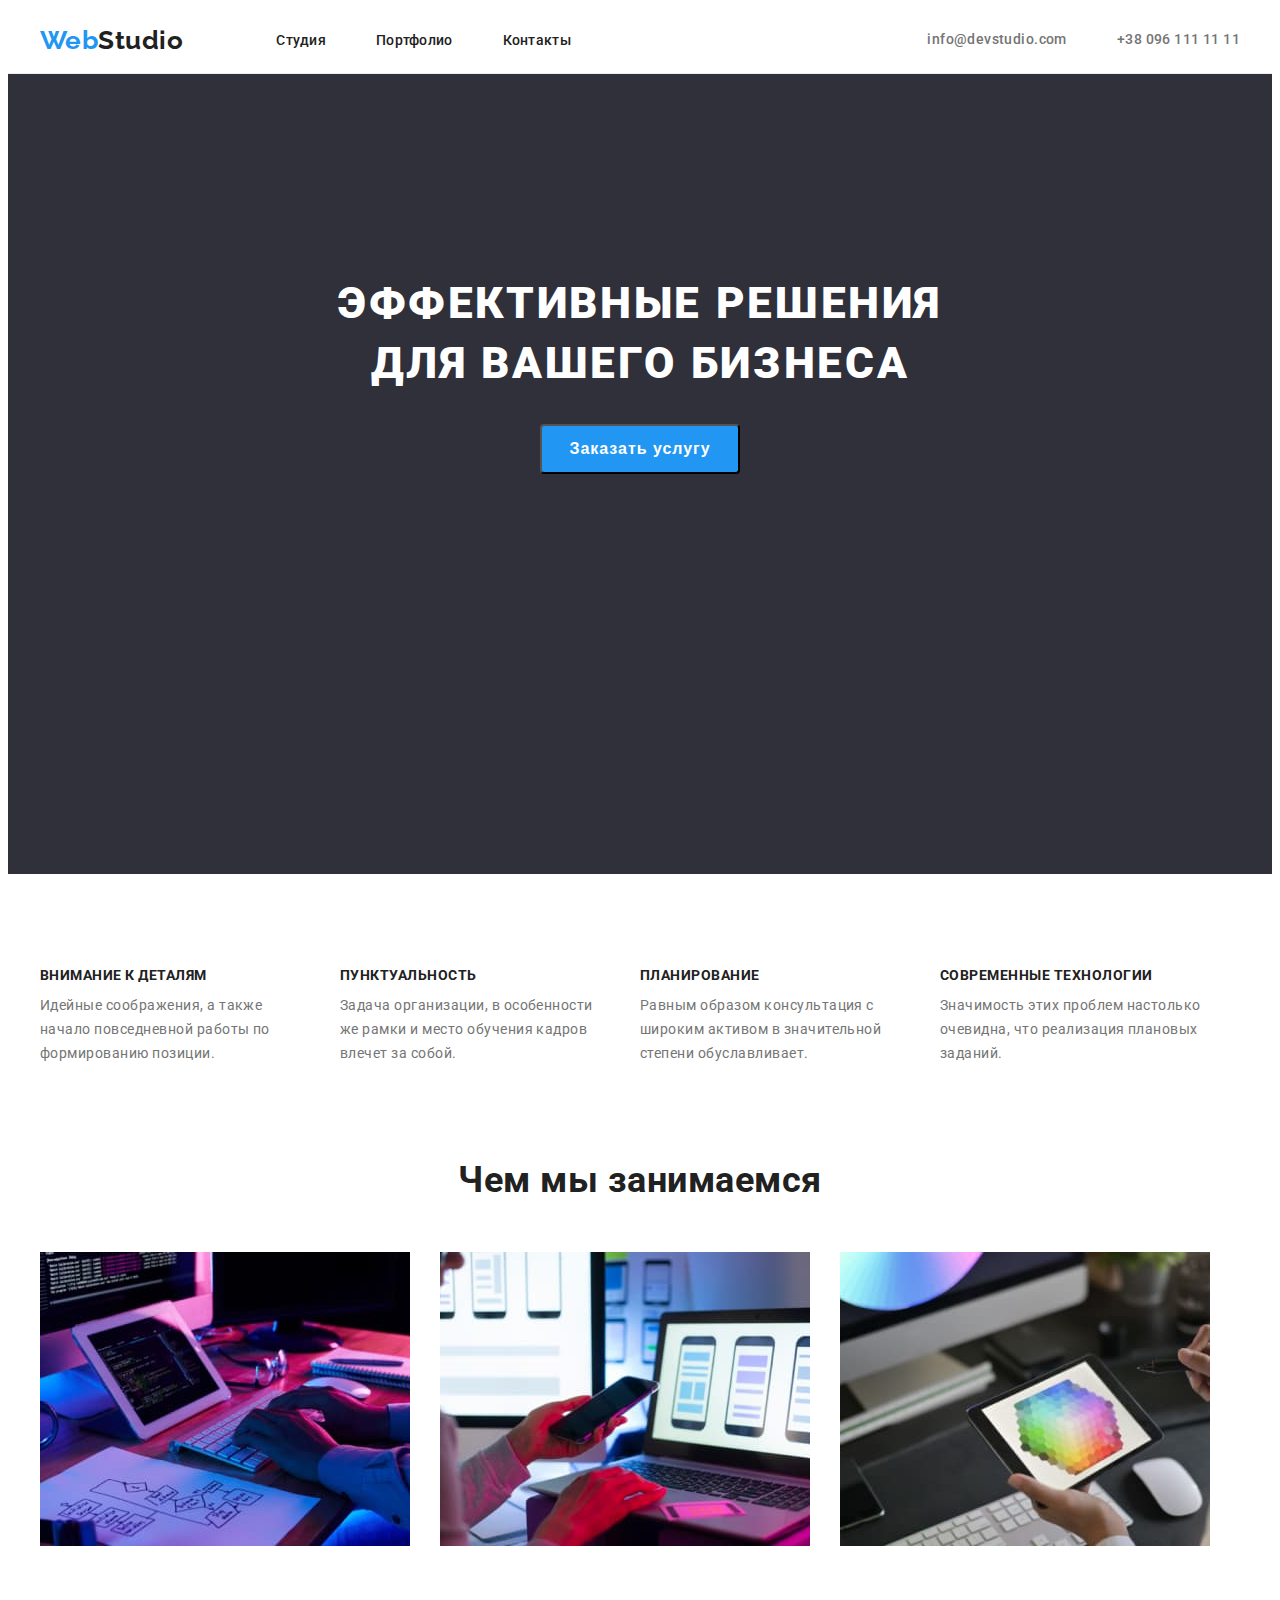
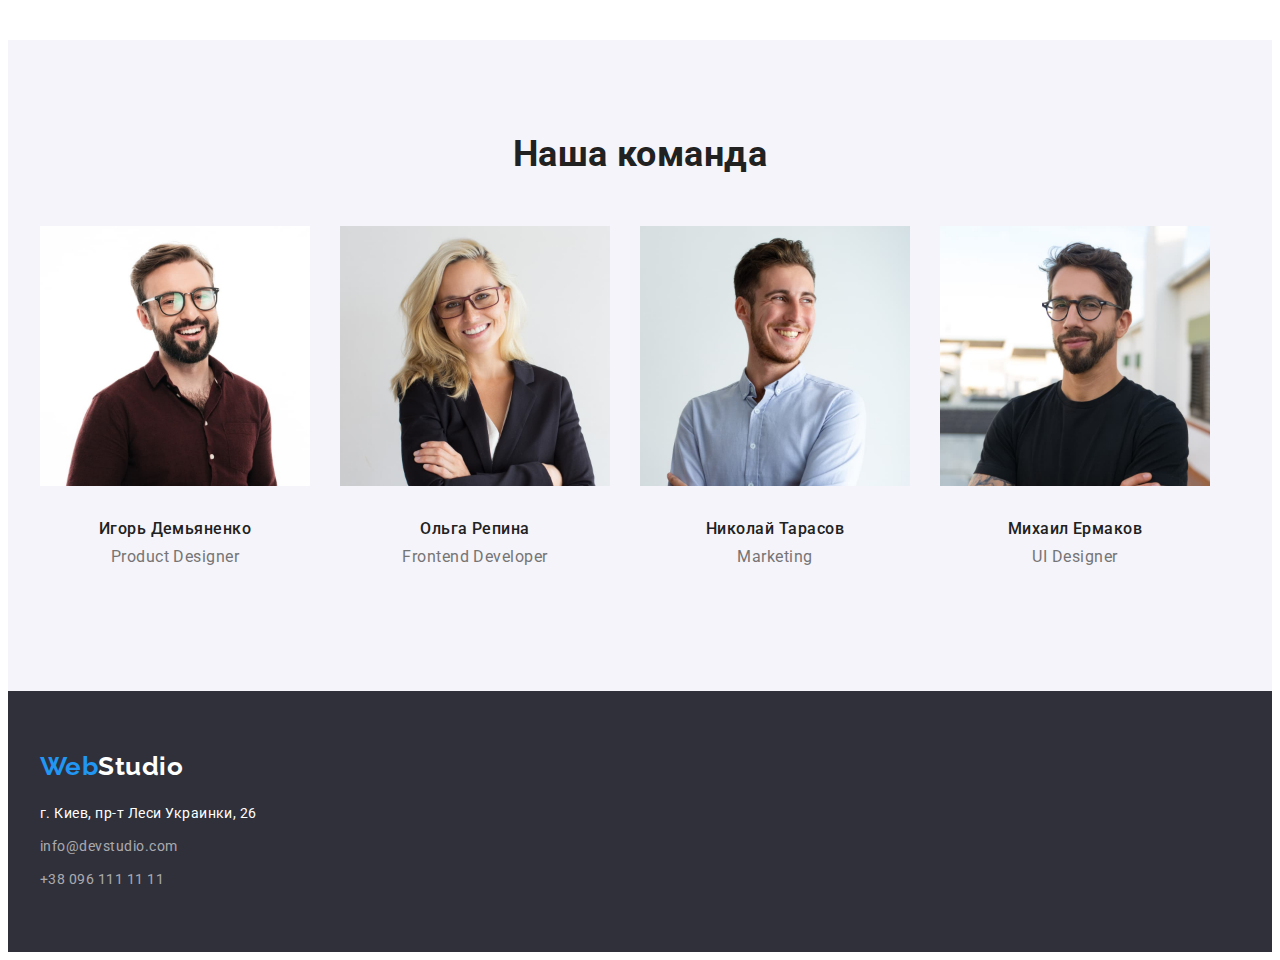
<file: index.html>
<!DOCTYPE html>
<html lang="ru">
<head>
    
    <meta charset="UTF-8">
    <meta http-equiv="X-UA-Compatible" content="IE=edge">
    <meta name="viewport" content="width=device-width, initial-scale=1.0">
    <title>Document</title>
    <link href="https://fonts.googleapis.com/css2?family=Raleway:wght@700&family=Roboto:wght@400;500;700;900&display=swap"
        rel="stylesheet">
        <link rel="stylesheet" href="https://cdnjs.cloudflare.com/ajax/libs/modern-normalize/1.1.0/modern-normalize.min.css"
            integrity="sha512-wpPYUAdjBVSE4KJnH1VR1HeZfpl1ub8YT/NKx4PuQ5NmX2tKuGu6U/JRp5y+Y8XG2tV+wKQpNHVUX03MfMFn9Q=="
            crossorigin="anonymous" referrerpolicy="no-referrer" />
    <link rel="stylesheet" href="./css/styles.css">
    <link rel="preconnect" href="./portfolio.html">
    <link rel="preconnect" href="https://fonts.googleapis.com">
    <link rel="preconnect" href="https://fonts.gstatic.com" crossorigin>
    
</head>
<body>
    <!-- Шапка сайта -->
    <header class="header">
        <div class="container">
        <nav class="nav">
            <a class="nav-logo link" href="" ><span class="logoweb">Web</span>Studio</a>
            <ul class="header-list list">
                <li class="header-item">
                    <a class="nav-link link" href="2">Студия </a>
                </li>
                <li class="header-item">
                    <a class="nav-link link" href="./portfolio.html">Портфолио</a>
                </li>
                <li class="header-item">
                    <a class="nav-link link" href="4">Контакты</a>
                </li>
            </ul>
        </nav>
        
        <div class="contact">
            <a class="cont-mail link" href="mailto:info@devstudio.com">info@devstudio.com</a>
            <a class="cont-tel link" href="tel:+380961111111">+38 096 111 11 11</a>
        </div>
        </div>
    </header>
    <main>
     <section class="hero">
          <div class="container">
            <h1 class="hero-title">Эффективные решения<br>
            для вашего бизнеса</h1>
            <button class="hero-button btn" type=button>Заказать услугу</button>
        </div>
    </section> 
    <section class="pluses">
        <div class="container">
            <ul class="pluses-list list">
            <li class="pluses-item">
            <h2 class="pluses-title" >Внимание к деталям</h2>
            <p class="pluses-text" >Идейные соображения, а также начало повседневной работы по формированию позиции.</p>
            </li>
            <li class="pluses-item">
            <h2 class="pluses-title" >Пунктуальность</h2>
            <p class="pluses-text" >Задача организации, в особенности же рамки и место обучения кадров влечет за собой.</p>
            </li>
            <li class="pluses-item">
            <h2 class="pluses-title" >Планирование</h2>
            <p class="pluses-text" >Равным образом консультация с широким активом в значительной степени обуславливает.</p>
            </li>
            <li class="pluses-item">
            <h2 class="pluses-title" >Современные технологии</h2>
            <p class="pluses-text" >Значимость этих проблем настолько очевидна, что реализация плановых заданий.</p>
            </li>
            </ul>
        </div>
    </section> 
    <section class="cases">
        <div class="container">
        <h2 class="cases-title title">Чем мы занимаемся</h2>
        <ul class="cases-list list">
            <li class="cases-item">
            <img src="./images/Work/desktop.jpg" alt="Работает за десктопом" width="370">
            </li>
            <li class="cases-item">
                <img src="./images/Work/mobile.jpg" alt="Работает за телефоном" width="370">
            </li>
            <li class="cases-item">
                <img src="./images/Work/tablet.jpg" alt="Работает за планшетом" width="370">
            </li>
        </ul>
        </div>
    </section> 
    <section class="team">
        <div class="container">
        <h2 class="team-title title">Наша команда</h2>
        <ul class="team-list list">
            <li  class="team-item">
                <img class="team-img" src="./images/Team/teammate1.jpg" alt="Игорь Демьяненко" width="270">
                <h3 class="teammate">Игорь Демьяненко</h3>
                <p class="position" lang="en">  Product Designer</p>
            </li>
            <li class="team-item">
                <img class="team-img" src="./images/Team/teammate2.jpg" alt="Ольга Репина" width="270">
                <h3 class="teammate">Ольга Репина</h3>
                <p class="position" lang="en">Frontend Developer</p>
            </li>
            <li class="team-item">
                <img class="team-img" src="./images/Team/teammate3.jpg" alt="Николай Тарасов" width="270">
                <h3 class="teammate">Николай Тарасов</h3>
                <p class="position" lang="en">Marketing</p>
            </li>
            <li class="team-item">
                <img class="team-img" src="./images/Team/teammate4.jpg" alt="Михаил Ермаков" width="270">
                <h3 class="teammate">Михаил Ермаков</h3>
                <p class="position" lang="en">UI Designer</p>
            </li>
        </ul>
        </div>
    </section>
    </main>
    
    <!-- Футер -->
    <footer class="footer">
        <div class="container">
<a class="foot-logo link" href=""><span class="logoweb">Web</span>Studio</a>    <!-- address -->
        <addres>
             <ul class="list">
                <li class="addres-item">
                    <a class="foot-link link" href="https://goo.gl/maps/ouvRoWt94udnchgPA" target="blank">г. Киев, пр-т Леси Украинки, 26</a>
                </li>
                <li class="addres-item">
                    <a class="contact-link link" href="mailto:info@devstudio.com">info@devstudio.com</a>
                </li>
                <li class="addres-item">
                    <a class="contact-link link" href="tel:+380961111111">+38 096 111 11 11</a>
                </li>
            </ul>
        </addres>
        </div>
    </footer>

</body>
</html>
</file>
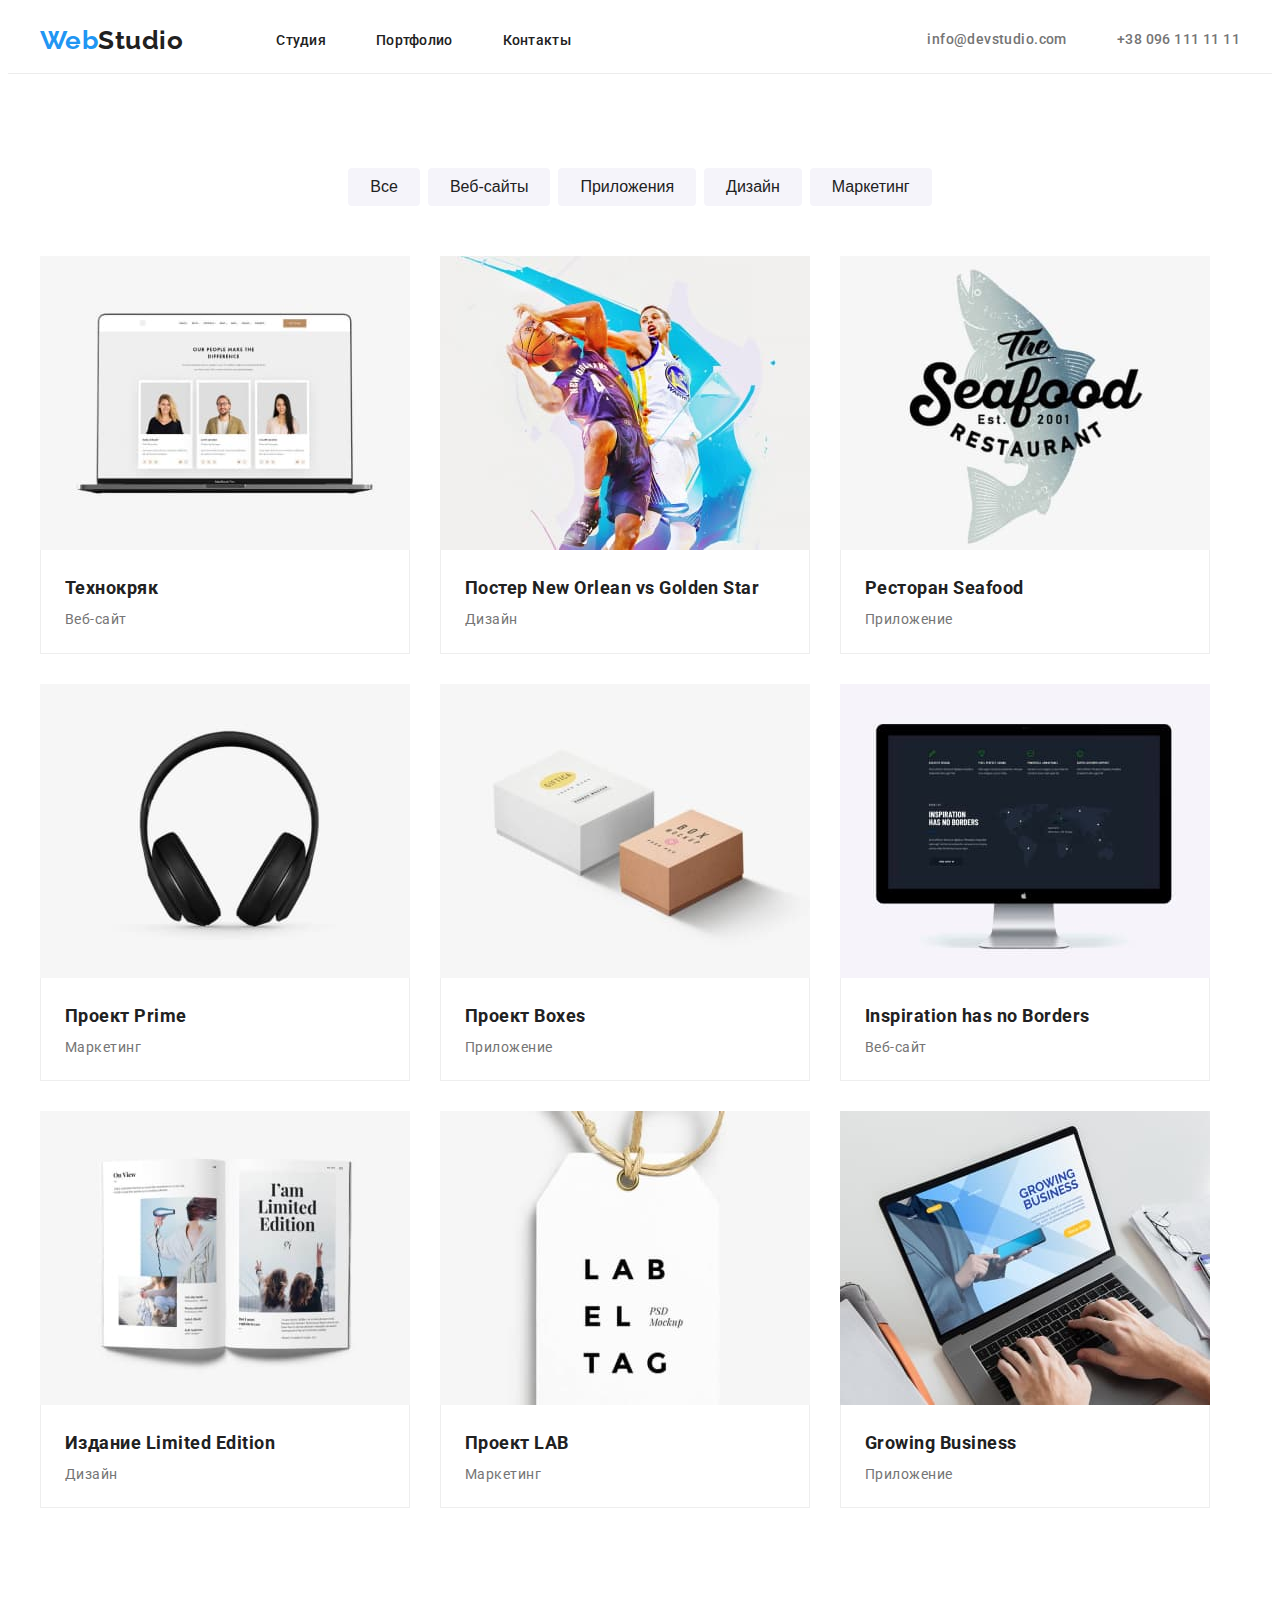
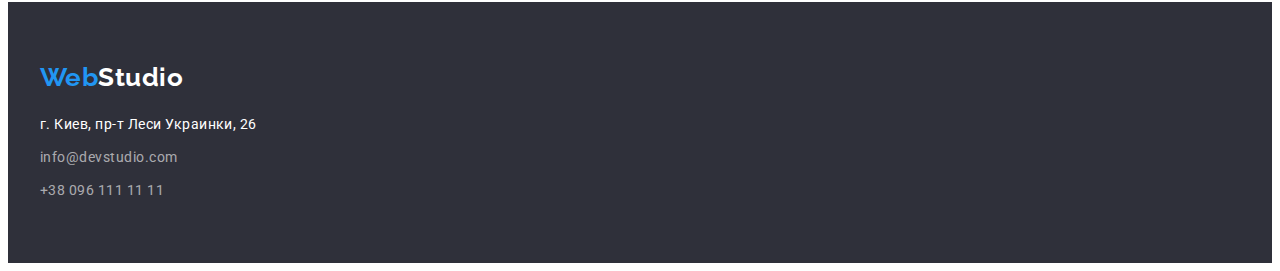
<file: portfolio.html>
<!DOCTYPE html>
<html lang="ru">

<head>

    <meta charset="UTF-8">
    <meta http-equiv="X-UA-Compatible" content="IE=edge">
    <meta name="viewport" content="width=device-width, initial-scale=1.0">
    <title>Document</title>
    <link
        href="https://fonts.googleapis.com/css2?family=Raleway:wght@700&family=Roboto:wght@400;500;700;900&display=swap"
        rel="stylesheet">
        <link rel="stylesheet" href="https://cdnjs.cloudflare.com/ajax/libs/modern-normalize/1.1.0/modern-normalize.min.css"
            integrity="sha512-wpPYUAdjBVSE4KJnH1VR1HeZfpl1ub8YT/NKx4PuQ5NmX2tKuGu6U/JRp5y+Y8XG2tV+wKQpNHVUX03MfMFn9Q=="
            crossorigin="anonymous" referrerpolicy="no-referrer" />
    <link rel="stylesheet" href="./css/styles.css">
    <link rel="preconnect" href="./index.html">
    <link rel="preconnect" href="https://fonts.googleapis.com">
    <link rel="preconnect" href="https://fonts.gstatic.com" crossorigin>

</head>

<body>
    <!-- Шапка сайта -->
    <header class="header">
        <div class="container">
            <nav class="nav">
                <a class="nav-logo link" href=""><span class="logoweb">Web</span>Studio</a>
                <ul class="header-list list">
                    <li class="header-item">
                        <a class="nav-link link" href="./index.html">Студия </a>
                    </li>
                    <li class="header-item">
                        <a class="nav-link link" href="./portfolio.html">Портфолио</a>
                    </li>
                    <li class="header-item">
                        <a class="nav-link link" href="4">Контакты</a>
                    </li>
                </ul>
            </nav>
    
            <div class="contact">
                <a class="cont-mail link" href="mailto:info@devstudio.com">info@devstudio.com</a>
                <a class="cont-tel link" href="tel:+380961111111">+38 096 111 11 11</a>
            </div>
        </div>
    </header>
    <main>
    <section  class="filt-sect">
        <div class="container">
        <ul class="filters list">
            <li class="filter-item">
                <button class="pointer btn" type="button">Все</button>
            </li>
            <li class="filter-item">
                <button class="pointer btn" type="button">Веб-сайты</button>
            </li>
            <li class="filter-item">
                <button class="pointer btn" type="button">Приложения</button>
            </li>
            <li class="filter-item">
                <button class="pointer btn" type="button">Дизайн</button>
            </li>
            <li class="filter-item">
                <button class="pointer btn" type="button">Маркетинг</button>
            </li>
        </ul>
        
        <ul class="case list">
            <li class="case-item" >
                <img src="./images/Portfolio/screan.jpg" alt="Екран ноутбока" width=370>
                <div class="case-border">
                <h2 class="case-name" lang="en">Технокряк</h2>
                <p class="case-text">Веб-сайт</p>
                </div>
            </li>
            <li class="case-item" >
                <img src="./images/Portfolio/basket.jpg" alt="баскетбольная афиша" width=370>
                <div class="case-border">
                <h2 class="case-name" >Постер New Orlean vs Golden Star</h2>
                <p class="case-text">Дизайн</p>
                </div>
            </li>
            <li class="case-item" >
                <img src="./images/Portfolio/seafood.jpg" alt="банер для морского ресторана" width=370>
                <div class="case-border">
                <h2 class="case-name" >Ресторан Seafood</h2>
                <p class="case-text">Приложение</p>
                </div>
            </li>
            <li class="case-item" >
                <img src="./images/Portfolio/headphones.jpg" alt="наушники" width=370>
                <div class="case-border">
                <h2 class="case-name" >Проект Prime</h2>
                <p class="case-text">Маркетинг</p>
                </div>
            </li>
            <li class="case-item" >
                <img src="./images/Portfolio/box.jpg" alt="подарочные коробки" width=370>
                <div class="case-border">
                <h2 class="case-name" >Проект Boxes</h2>
                <p class="case-text">Приложение</p>
                </div>
            </li>
            <li class="case-item" >
                <img src="./images/Portfolio/pc.jpg" alt="компьютер" width=370>
                <div class="case-border">
                <h2 class="case-name" lang="en">Inspiration has no Borders</h2>
                <p class="case-text">Веб-сайт</p>
                </div>
            </li>
            <li class="case-item" >
                <img src="./images/Portfolio/magazine.jpg" alt="журнал" width=370>
                <div class="case-border">
                <h2 class="case-name">Издание Limited Edition</h2>
                <p class="case-text">Дизайн</p>
                </div>
            </li>
            <li class="case-item" >
                <img src="./images/Portfolio/label.jpg" alt="лейба" width=370>
                <div class="case-border">
                <h2 class="case-name" >Проект LAB</h2>
                <p class="case-text">Маркетинг</p>
                </div>
            </li>
            <li class="case-item" >
                <img src="./images/Portfolio/notebook.jpg" alt="Ноутбук" width=370>
                <div class="case-border">
                <h2 class="case-name" lang="en">Growing Business</h2>
                <p class="case-text">Приложение</p>
                </div>
            </li>
    
    
        </ul>
        </div>
    </section>
    </main>

    <!-- Футер -->
    <footer class="footer ">
        <div class="container">
        <a class="foot-logo link" href=""><span class="logoweb">Web</span>Studio</a>
        <!-- address -->
        <addres>
            <ul class="list">
                <li class="addres-item">
                    <a class="foot-link link" href="https://goo.gl/maps/ouvRoWt94udnchgPA" target="blank">г. Киев, пр-т
                        Леси Украинки, 26</a>
                </li>
                <li class="addres-item">
                    <a class="contact-link link" href="mailto:info@devstudio.com">info@devstudio.com</a>
                </li>
                <li class="addres-item">
                    <a class="contact-link link" href="tel:+380961111111">+38 096 111 11 11</a>
                </li>
            </ul>
        </addres>
        </div>
    </footer>

</body>

</html>
</file>
<file: css/styles.css>
:root {
  --main-title-color: #212121;
  --secondary-title-color: #303030;
  --main-text-color: #757575;
  --secondary-text-color: #9da4bd;
  --accent-color: #2196f3;
  --h1-color: #ffffff;
}
body {
  background-color: #ffffff;
  font-family: 'Roboto', sans-serif;
  color: var(--main-text-color);
  letter-spacing: 0.03em;
}

p,
h1,
h2,
h3,
h4,
h5,
h6 {
  margin-top: 0;
  margin-bottom: 0;
}

ul {
  margin-top: 0;
  margin-bottom: 0;
  padding-left: 0;
}
.list {
  list-style: none;
}

.link {
  text-decoration: none;
  color: var(--main-title-color);
}
.container {
  width: 1200px;
  padding-left: 15px;
  padding-right: 15px;
  margin: 0 auto;
}
.title {
  font-weight: 700;
  font-size: 36px;
  line-height: 1.16;
  color: var(--main-title-color);
}
.header .container {
  display: flex;
  align-items: center;
}
.header {
  border-bottom: 1px solid #ececec;
}
.header-list {
  display: flex;
}

.header-item:not(:last-child) {
  margin-right: 50px;
}
.nav {
  display: flex;
  align-items: center;
}
.contact {
  display: flex;
  margin-left: auto;
}

.nav-logo {
  font-family: 'Raleway', sans-serif;
  font-size: 26px;
  line-height: 1.2;
  font-weight: 700;
  margin-right: 93px;
}
.logoweb {
  color: var(--accent-color);
}
.nav-link {
  display: block;
  padding-top: 24px;
  padding-bottom: 25px;
  font-size: 14px;
  line-height: 1.16;
  font-weight: 500;
  letter-spacing: 0.02em;
}

.cont-mail {
  display: block;
  padding-top: 24px;
  padding-bottom: 25px;
  font-size: 14px;
  line-height: 1.14;
  font-weight: 500;
  color: var(--main-text-color);
  letter-spacing: 0.03em;
  margin-right: 50px;
}
.cont-tel {
  display: block;
  padding-top: 24px;
  padding-bottom: 25px;
  font-size: 14px;
  line-height: 1.14;
  font-weight: 500;
  color: var(--main-text-color);
  letter-spacing: 0.03em;
}
.link:hover,
.link:focus {
  color: var(--accent-color);
}
.btn:hover,
.btn:focus {
  color: var(--h1-color);
  background-color: var(--accent-color);
}

.hero {
  background-color: #2f303a;
  height: 600px;
  padding-top: 200px;
}
.hero-title {
  text-align: center;
  text-transform: uppercase;
  font-size: 44px;
  font-weight: 900;
  line-height: 1.36;
  letter-spacing: 0.06em;
  color: var(--h1-color);
}
.hero-button {
  font-size: 16px;
  font-weight: 700;
  line-height: 1.86;
  color: var(--h1-color);
  background-color: var(--accent-color);
  letter-spacing: 0.06em;
  width: 200px;
  height: 50px;
  border-radius: 4px;
  display: block;
  margin: auto;
  margin-top: 30px;
}
.pluses {
  display: flex;
  padding-top: 94px;
  padding-bottom: 94px;
}

.pluses-list {
  display: flex;
}
.pluses-item {
  width: 270px;
}
.pluses-item:not(:last-child) {
  margin-right: 30px;
}
.pluses-title {
  text-transform: uppercase;
  font-size: 14px;
  line-height: 1.14;
  font-weight: 700;
  color: var(--main-title-color);
  margin-bottom: 10px;
}
.pluses-text {
  font-size: 14px;
  line-height: 1.71;
}
.cases-title {
  text-align: center;
  margin-bottom: 50px;
}
.cases-list {
  display: flex;
}
.cases {
  padding-bottom: 90px;
}

.cases-item:not(:last-child) {
  margin-right: 30px;
}

.team {
  background-color: #f5f4fa;
  padding-top: 94px;
  padding-bottom: 94px;
}
.team-list {
  display: flex;
}
.team-title {
  text-align: center;
  margin-bottom: 50px;
}
.team-img {
  margin-bottom: 30px;
}

.team-item:not(:last-child) {
  margin-right: 30px;
}
.teammate {
  font-size: 16px;
  line-height: 1.17;
  font-weight: 500;
  color: var(--main-title-color);
  text-align: center;
}
.position {
  font-size: 16px;
  line-height: 1.17;
  color: var(--main-text-color);
  margin-top: 10px;
  margin-bottom: 30px;
  text-align: center;
}
.footer {
  background-color: #2f303a;
  padding-bottom: 60px;
  padding-top: 60px;
}
.contact-link {
  font-size: 14px;
  line-height: 1.71;
  color: rgba(255, 255, 255, 0.6);
  margin-top: 9px;
  margin-bottom: 9px;
}
.addres-item:not(:last-child) {
  margin-bottom: 9px;
}

.foot-logo {
  display: flex;
  font-family: 'Raleway', sans-serif;
  font-size: 26px;
  line-height: 1.2;
  font-weight: 700;
  color: #ffffff;
  margin-bottom: 20px;
}
.foot-link {
  font-size: 14px;
  line-height: 1.71;
  color: #ffffff;
  text-decoration: none;
}
.filt-sect {
  padding-top: 94px;
  padding-bottom: 94px;
}
.filters {
  display: flex;
  justify-content: center;
  margin-bottom: 50px;
}
.filter-item {
}
.filter-item:not(:last-child) {
  margin-right: 8px;
}
.case {
  display: flex;
  flex-wrap: wrap;
}
.case-name {
  font-size: 18px;
  line-height: 2;
  color: var(--main-title-color);
}
.case-text {
  font-size: 14px;
  line-height: 1.88;
}
.case-item {
  cursor: pointer;
}
.case-border {
  border: 1px solid #eeeeee;
  border-top: 1px solid #eeeeee;
  margin-top: -5px;
  padding-left: 24px;
  padding-top: 20px;
  padding-bottom: 20px;
}
.case-item:not(:nth-child(n + 7)) {
  margin-bottom: 30px;
}
.case-item:not(:nth-child(3n)) {
  margin-right: 30px;
}

.pointer {
  cursor: pointer;
  font-size: 16px;
  font-weight: 500;
  line-height: 1.63;
  color: var(--main-title-color);
  background-color: #f5f4fa;
  border-radius: 4px;
  border: transparent;
  padding: 6px 22px 6px 22px;
}
</file>
